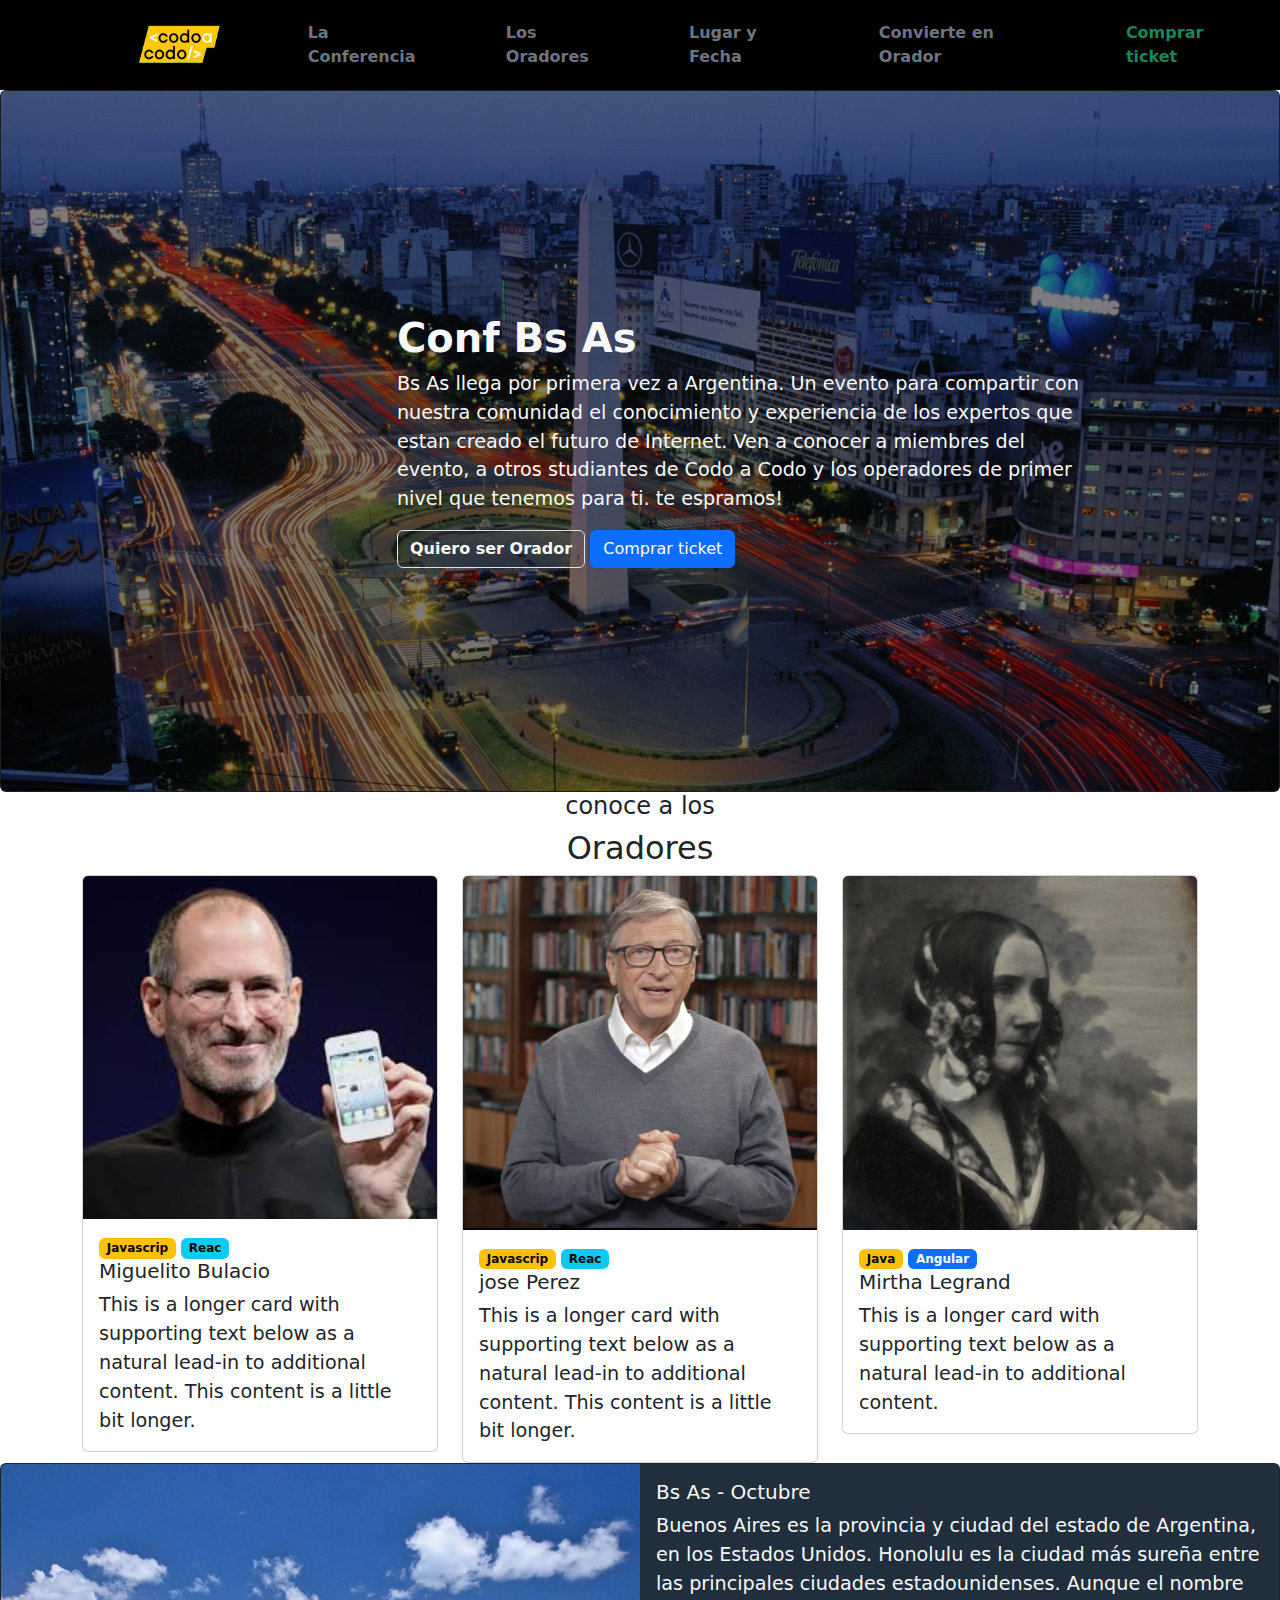
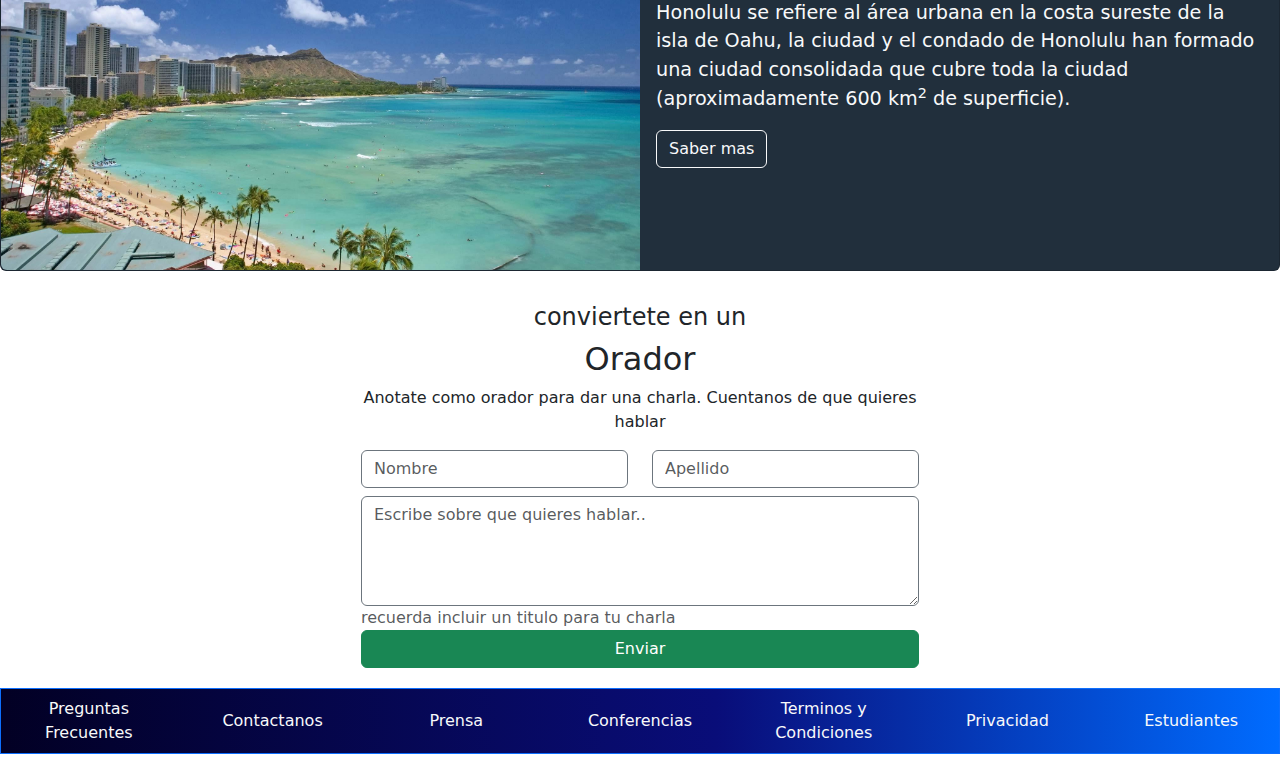
<file: index.html>
<!DOCTYPE html>
<html lang="en">
<head>
    <meta charset="UTF-8">
    <meta name="viewport" content="width=device-width, initial-scale=1.0">
    <title>Conferencia Bs As</title>
    <!---
      <link rel="stylesheet" href="assets/css/bootstrap.min.css">
      no me esta tomando los badje
    -->
    <link rel="stylesheet" href="https://cdn.jsdelivr.net/npm/bootstrap@5.3.2/dist/css/bootstrap.min.css">
    <link rel="stylesheet" href="assets/css/style.css">
</head>
<body>


  
  <!--nav-->
  
  <nav class="navbar navbar-expand-lg bg-black">
    <div class="container-fluid">
      
      
      <a class="navbar-brand" href="#"><img src="assets/img/codoacodo.png" alt=""></a>
      <button class="navbar-toggler" type="button" data-bs-toggle="collapse" data-bs-target="#navbarNav" aria-controls="navbarNav" aria-expanded="false" aria-label="Toggle navigation">
        <span class="navbar-toggler-icon"></span>
      </button>
          
          <div class="collapse navbar-collapse fw-bold" id="navbarNav">
            <ul class="navbar-nav ms-auto ">
              <li class="nav-item">
                <a class="nav-link text-secondary active" aria-current="page" href="#">La Conferencia</a>
              </li>
              <li class="nav-item">
                <a class="nav-link text-secondary" href="#">Los Oradores</a>
              </li>
              <li class="nav-item">
                <a class="nav-link text-secondary" href="#">Lugar y Fecha</a>
              </li>
              <li class="nav-item">
                <a class="nav-link text-secondary" aria-disabled="true">Convierte en Orador</a>
              </li>
              <li class="nav-item">
                <a class="nav-link text-success" aria-disabled="true">Comprar ticket</a>
              </li>
            </ul>
          </div>
        </div>
      </nav>
      

      
      <main>



        <!--cards imagen gigante con texto de fondo
        fs-4
        -->
        
        <div class="card text-bg-dark position-relative">
          <img src="assets/img/ba3.jpg" class="card-img alto opacar img-fluid" alt="imagen del obelisco">
          <div class=" card-img-overlay ">
            <div class="position-absolute top-50 end-0 translate-middle-y" >
              <h5 class="card-title fw-bolder fs-1 text-light ">Conf Bs As</h5>
              <p class="card-text  fw-medium correrTextoIzquierda text-light ">Bs As llega por primera vez a Argentina. Un evento para compartir con <br> nuestra comunidad el conocimiento y experiencia de los expertos que <br> estan creado el futuro de Internet. Ven a conocer a miembres del <br> evento, a otros studiantes de Codo a Codo y los operadores de primer <br> nivel que tenemos para ti. te espramos!</p>
              <div>
                <span>
                  <a href="#formulario"> <input type="submit" value="Quiero ser Orador" class="btn border text-light fw-bolder"></a>
                </span>
                <span >
                  <a href="tickets.html"><input type="submit" value="Comprar ticket" class="btn btn-primary"></a>
                </span>
              </div>
            </div>
          </div>
        </div>
        <!--cards mensaje-->
        <div class="container-fluid">
          <div class="text-center">
            <h4>conoce a los</h4>
            <h2>Oradores</h2>
  
          </div>
        </div>
  
  
        <!--cards pequeños-->
  
        <div class="container">
  
          <div class="row row-cols-1 row-cols-md-3 g-4">
            <div class="col">
              <div class="card">
                <img src="assets/img/steve.jpg" class="card-img-top" alt="...">
                <div class="card-body">
                  <span class="badge text-bg-warning">Javascrip</span>
                  <span class="badge text-bg-info">Reac</span>
                  <h5 class="card-title">Miguelito Bulacio</h5>
                  <p class="card-text">This is a longer card with supporting text below as a natural lead-in to additional content. This content is a little bit longer.</p>
                </div>
              </div>
            </div>
            
            <div class="col">
              <div class="card">
                <img src="assets/img/bill.jpg" class="card-img-top" alt="...">
                <div class="card-body posicion">
                  <span class="badge text-bg-warning">Javascrip</span>
                  <span class="badge text-bg-info">Reac</span>
                  <h5 class="card-title">jose Perez</h5>
                  <p class="card-text">This is a longer card with supporting text below as a natural lead-in to additional content. This content is a little bit longer.</p>
                </div>
              </div>
            </div>

            <div class="col">
              <div class="card">
                <img src="assets/img/ada.jpeg" class="card-img-top" alt="...">
                <div class="card-body">
                  <span class="badge text-bg-warning">Java</span>
                  <span class="badge text-bg-primary">Angular</span>
                  <h5 class="card-title">Mirtha Legrand</h5>
                  <p class="card-text">This is a longer card with supporting text below as a natural lead-in to additional content.</p>
                </div>
              </div>
            </div>
          </div>
  
        </div>
  
  
        <!--card grande-->
  
  <div>
  
    
      <div class="card mb-3 colorFondoCard " >
        <div class="row g-0">
          <div class="imagenCardInferior ">
            <img src="assets/img/honolulu.jpg" class="img-fluid rounded-start " alt="imagen de una playa">
          </div>
          <div class="imagenCardInferior">
            <div class="card-body text-light">
              <h5 class="card-title">Bs As - Octubre</h5>
              <p class="card-text">Buenos Aires es la provincia y ciudad del estado de Argentina, en los Estados Unidos. Honolulu es la ciudad más sureña entre las principales ciudades estadounidenses. Aunque el nombre Honolulu se refiere al área urbana en la costa sureste de la isla de Oahu, la ciudad y el condado de Honolulu han formado una ciudad consolidada que cubre toda la ciudad (aproximadamente 600 km<sup>2</sup> de superficie).</p>

              
              <span><input type="submit" value="Saber mas" class="btn text-light border-light"></span>
            </div>
          </div>
        </div>
      </div>
  </div>
        <!--formulario margin-->
  
  
  
        
  <div class="container">
    
      <section class="col-6 mx-auto py-3 " >
        <div class="text-center">
          <h4 >conviertete en un</h4>
          <h2 >Orador</h2>
          <p>Anotate como orador para dar una charla. Cuentanos de que quieres hablar</p>  
        </div>
        
        <form id="formulario">
          <div class="row">
            <div class="col">
              <input type="text" class="form-control border-secondary" placeholder="Nombre">
            </div>
            <div class="col">
              <input type="text" class="form-control border-secondary" placeholder="Apellido">
            </div>
          </div>
  
          <div class="mt-2">
            <textarea class="form-control border-secondary" rows="4" cols="50" placeholder="Escribe sobre que quieres hablar.."></textarea>
            <div class="fs-6 text-muted">
              recuerda incluir un titulo para tu charla
            </div>
          </div>
  
          <div class="col">
            <button type="submit" class="btn btn-success custom-btn">Enviar</button>
        </div>
      </form>
    </section>
  </div>      
      </main>


<!-- footer-->
      
     
      <footer class="border border-primary my-1 miFooter p-2" >
        <div class="row justify-content-center text-center "  >
            <div class="col">
                <a href="#" class="link-light text-decoration-none">Preguntas <br> Frecuentes</a>
            </div>
            <div class="col my-auto">
                <a href="#" class="link-light text-decoration-none">Contactanos</a>
            </div>
            <div class="col my-auto">
                <a href="#" class="link-light text-decoration-none">Prensa</a>
            </div>
            <div class="col my-auto">
                <a href="#" class="link-light text-decoration-none">Conferencias</a>
            </div>
            <div class="col">
                <a href="#" class="link-light text-decoration-none">Terminos y
                    <br> Condiciones</a>
            </div>
            <div class="col my-auto">
                <a href="#" class="link-light text-decoration-none">Privacidad</a>
            </div>
            <div class="col my-auto">
                <a href="#" class="link-light text-decoration-none">Estudiantes</a>
            </div>     
        </div>
      </footer>
      <!--
        <script src="https://cdn.jsdelivr.net/npm/bootstrap@5.3.2/dist/js/bootstrap.bundle.min.js"></script>
      -->
    <script src="assets/js/bootstrap.bundle.min.js"></script>
</body>
</html>
</file>
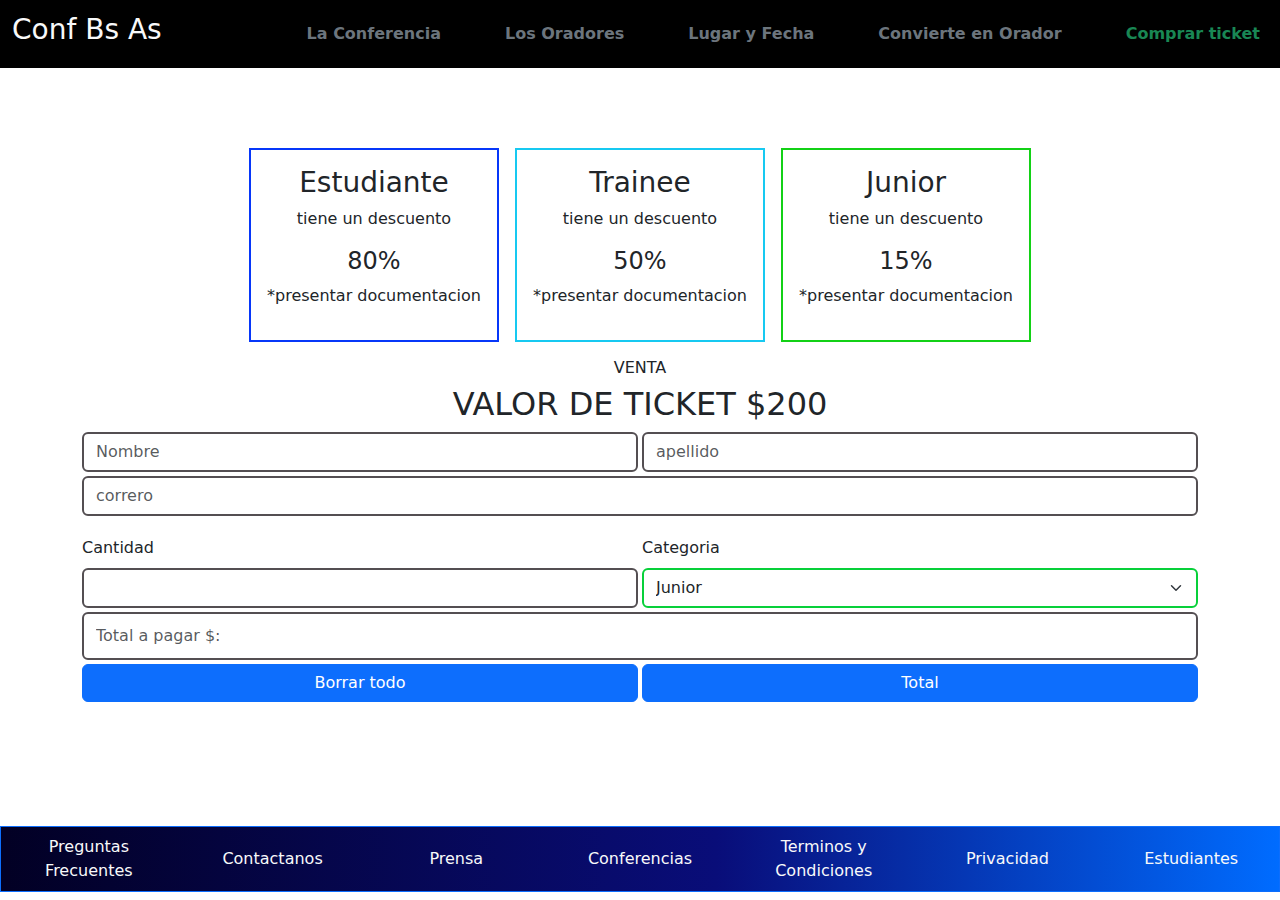
<file: tickets.html>
<!DOCTYPE html>
<html lang="en">
  <head>
    <meta charset="UTF-8" />
    <meta http-equiv="X-UA-Compatible" content="IE=edge" />
    <meta name="viewport" content="width=device-width, initial-scale=1.0" />
    <title>Compra de ticket</title>
    <link
      rel="stylesheet"
      href="https://cdn.jsdelivr.net/npm/bootstrap@5.3.2/dist/css/bootstrap.min.css"
    />
    <link rel="stylesheet" href="assets/css/style.css" />
    <link rel="stylesheet" href="assets/css/style-ticket.css" />
  </head>
  <body>
    <header>
      <nav class="navbar navbar-expand-lg bg-black">
        <div class="container-fluid">
          <a class="navbar-brand mr-4 text-light" href="#"
            ><h3>Conf Bs As</h3></a
          >
          <button
            class="navbar-toggler"
            type="button"
            data-bs-toggle="collapse"
            data-bs-target="#navbarNav"
            aria-controls="navbarNav"
            aria-expanded="false"
            aria-label="Toggle navigation"
          >
            <span class="navbar-toggler-icon"></span>
          </button>

          <div class="collapse navbar-collapse fw-bold" id="navbarNav">
            <ul class="navbar-nav ms-auto">
              <li class="nav-item">
                <a
                  class="nav-link text-secondary active"
                  aria-current="page"
                  href="#"
                  >La Conferencia</a
                >
              </li>
              <li class="nav-item">
                <a class="nav-link text-secondary" href="#">Los Oradores</a>
              </li>
              <li class="nav-item">
                <a class="nav-link text-secondary" href="#">Lugar y Fecha</a>
              </li>
              <li class="nav-item">
                <a class="nav-link text-secondary" aria-disabled="true"
                  >Convierte en Orador</a
                >
              </li>
              <li class="nav-item">
                <a class="nav-link text-success" aria-disabled="true"
                  >Comprar ticket</a
                >
              </li>
            </ul>
          </div>
        </div>
      </nav>
    </header>

    <!-- main-->
    <main class="container  ">
      <div class="sec-con text-center">
        <section class="sec1">
          <h3>Estudiante</h3>
          <p>tiene un descuento</p>
          <h4>80%</h4>
          <p>*presentar documentacion</p>
        </section>

        <section class="sec2">
          <h3>Trainee</h3>
          <p>tiene un descuento</p>
          <h4>50%</h4>
          <p>*presentar documentacion</p>
        </section>
        <section class="sec3">
          <h3>Junior</h3>
          <p>tiene un descuento</p>
          <h4>15%</h4>
          <p>*presentar documentacion</p>
        </section>
      </div>
      <section>
        <div class="text-center">
          <h6>VENTA</h6>
          <h2>VALOR DE TICKET $200</h2>
        </div>

        <div>
          <form class="row g-1" >       

            <div class="col-md-6">
              <input type="text" class="form-control" placeholder="Nombre" />
            </div>
            <div class="col-md-6">
              <input type="text" class="form-control" placeholder="apellido">                
              </select>
            </div>

            <div class="col-12 margin-bottom">
              <input
                type="text"
                class="form-control"
                id="inputAddress"
                placeholder="correro"
              />
            </div>
            
            <div class="col-md-6 ">
              <label for="inputCan" class="form-label">Cantidad</label>
              <input type="number" class="form-control" id="inputCan" />
            </div>
            <div class="col-md-6 ">
              <label for="inputState" class="form-label">Categoria</label>
              <select id="inputCate" class="form-select selector">
                <option selected>Estudiante</option>
                <option selected>Trainee</option>
                <option selected>Junior</option>
              </select>
            </div>

            <div class="col-12">
              <input class="form-control input-alto" type="text" id="pantalla" placeholder="Total a pagar $:" readonly>
            </div >

            
            <div class="col-6">
              <button type="reset" class="btn btn-primary custom-btn">Borrar todo</button>
            </div>
            <div class="col-6 ">
              <button type="submit"  class="btn btn-primary custom-btn">Total</button>
            </div>
          </form>
        </div>
      </section>
    </main>
    <!-- footer-->

    <footer class="border border-primary my-2 miFooter p-2">
      <div class="row justify-content-center text-center">
        <div class="col">
          <a href="#" class="link-light text-decoration-none"
            >Preguntas <br />
            Frecuentes</a
          >
        </div>
        <div class="col my-auto">
          <a href="#" class="link-light text-decoration-none">Contactanos</a>
        </div>
        <div class="col my-auto">
          <a href="#" class="link-light text-decoration-none">Prensa</a>
        </div>
        <div class="col my-auto">
          <a href="#" class="link-light text-decoration-none">Conferencias</a>
        </div>
        <div class="col">
          <a href="#" class="link-light text-decoration-none"
            >Terminos y <br />
            Condiciones</a
          >
        </div>
        <div class="col my-auto">
          <a href="#" class="link-light text-decoration-none">Privacidad</a>
        </div>
        <div class="col my-auto">
          <a href="#" class="link-light text-decoration-none">Estudiantes</a>
        </div>
      </div>
    </footer>
    <script src="assets/js/bootstrap.bundle.min.js"></script>
    <script src="assets/js/tickets.js"></script>
  </body>
</html>
</file>
<file: assets/css/style.css>
footer.miFooter{
    background: rgb(2,0,36);
    background: linear-gradient(90deg, rgba(2,0,36,1) 0%, rgba(9,13,121,1) 56%, rgba(0,108,255,1) 100%);    
}


.alto{
    height: 700px;    
}

.custom-btn {
    width: 100%;
}

.colorFondoCard {background-color: #212f3c;}

.imagenCardInferior{
    width: 50%;
    
}

.correrTextoIzquierda{
    padding-right: 200px;
}

nav img{
    height: 4rem;
    padding-left: 7rem;
}

li{
    margin-left: 3rem;
}
  
.opacar{
    filter: brightness(50%); 
  }
  .card-text {
    font-size: 1.2rem;
  }
</file>
<file: assets/css/style-ticket.css>
*{
    margin: 0;
    padding: 0;
    
}



/*main*/

 
main{
    margin-top: 5%;
    
}


/*sections*/

.sec-con{
    display: flex;
    justify-content: center;
    gap: 1rem;

}

.sec1 {
    border: 2px solid rgb(7, 55, 249);
    padding: 1rem;
    margin: 1rem 0;
}
.sec2 {
    border: 2px solid rgb(23, 201, 241);
    padding: 1rem;
    margin: 1rem 0;
}
.sec3 {
    border: 2px solid rgb(19, 209, 22);
    padding: 1rem;
    margin: 1rem 0;
}
@media (max-width: 768px) {
    .sec-con {
        flex-direction: column;
        align-items: center;
    }
}
/* formulario*/
.form-control {
    border: 2px solid #544f52; /* Aumenta el grosor del borde a 2px (puedes ajustarlo según tus preferencias) */
  }
.selector {
    border: 2px solid #08d03a; /* Aumenta el grosor del borde a 2px (puedes ajustarlo según tus preferencias) */
  }

  .margin-bottom {
    margin-bottom: 1rem; /* Ajusta el valor según la separación que desees */
  }

  .input-alto {
    height: 3rem; 
  }
  /*
  footer
  */
  .miFooter {
    position: absolute;
    bottom: 0;
    width: 100%;
    background: linear-gradient(90deg, rgba(2, 0, 36, 1) 0%, rgba(9, 13, 121, 1) 56%, rgba(0, 108, 255, 1) 100%);
    color: #fff;
    text-align: center;
    padding: 10px;
}
@media (max-width: 768px) {
    .miFooter {
        position: static;
        width: 100%;
    }
}

  /* Estilos para el footer */
</file>
